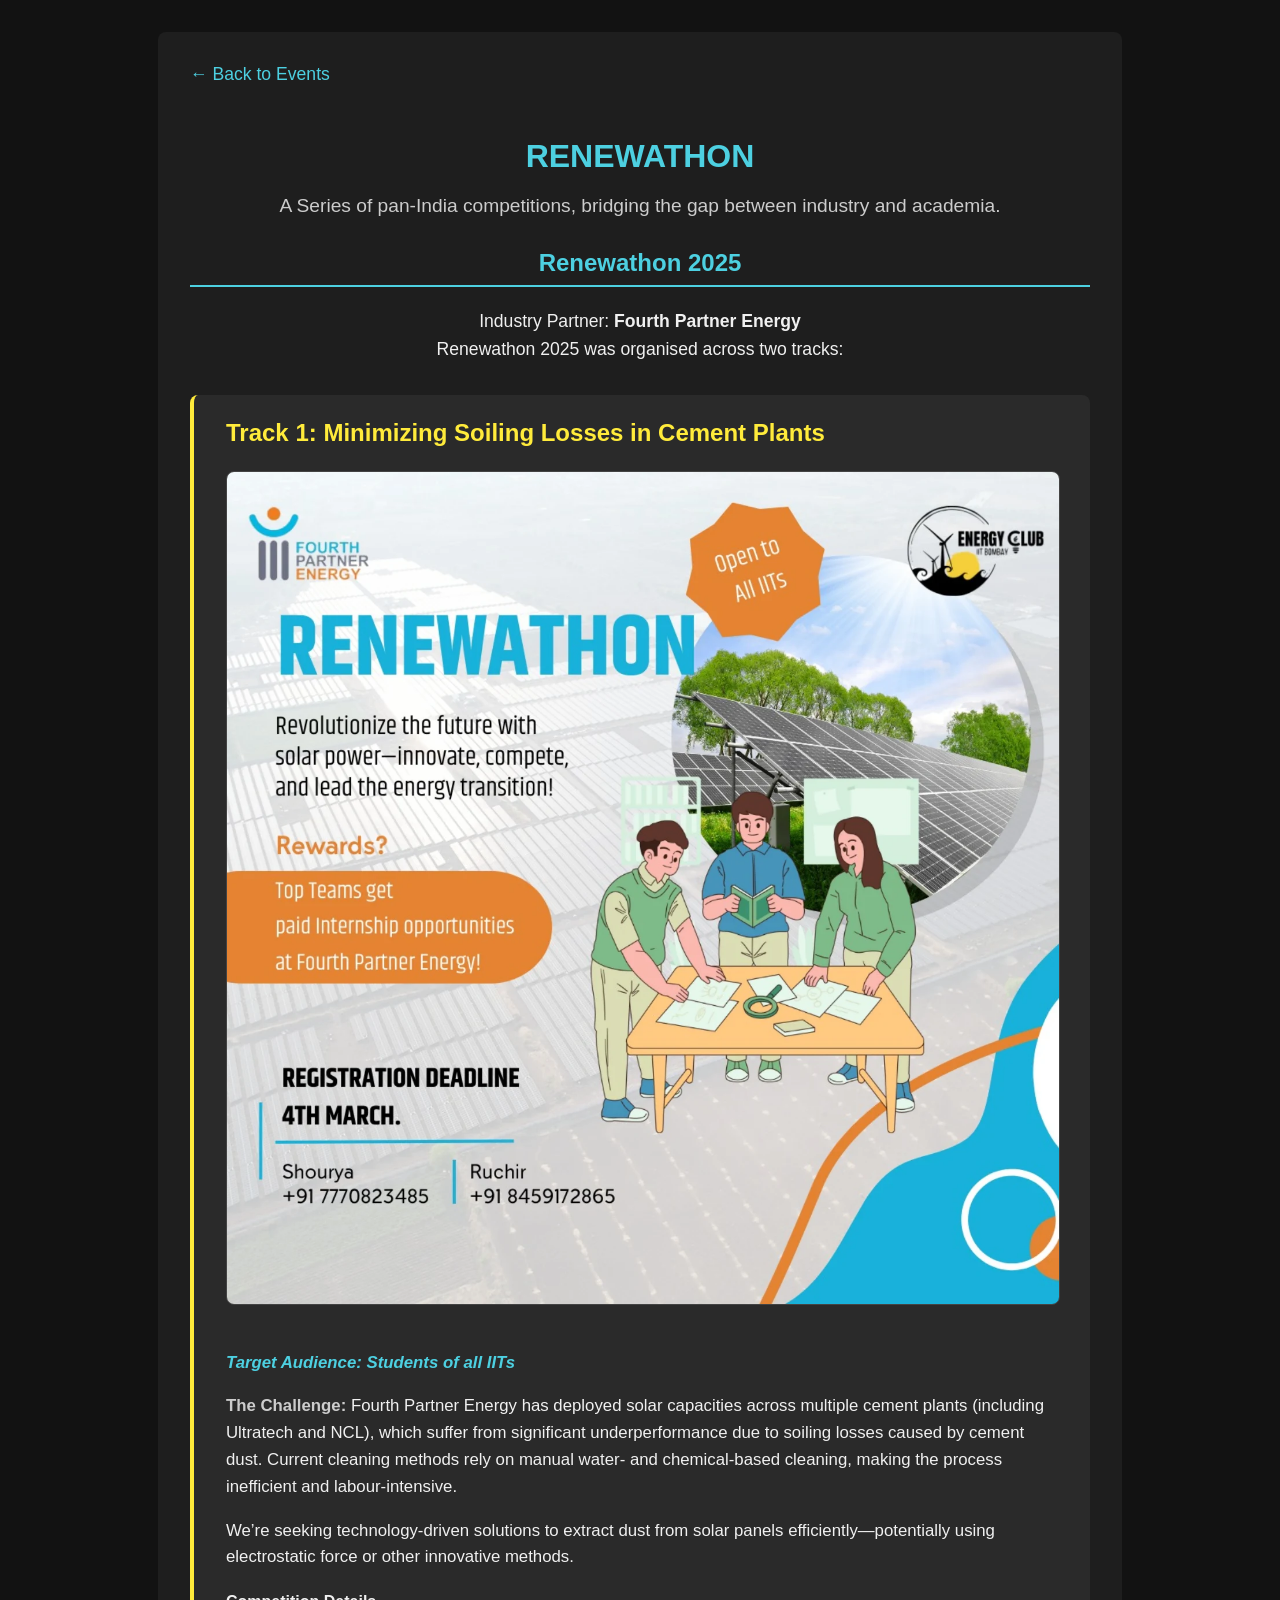
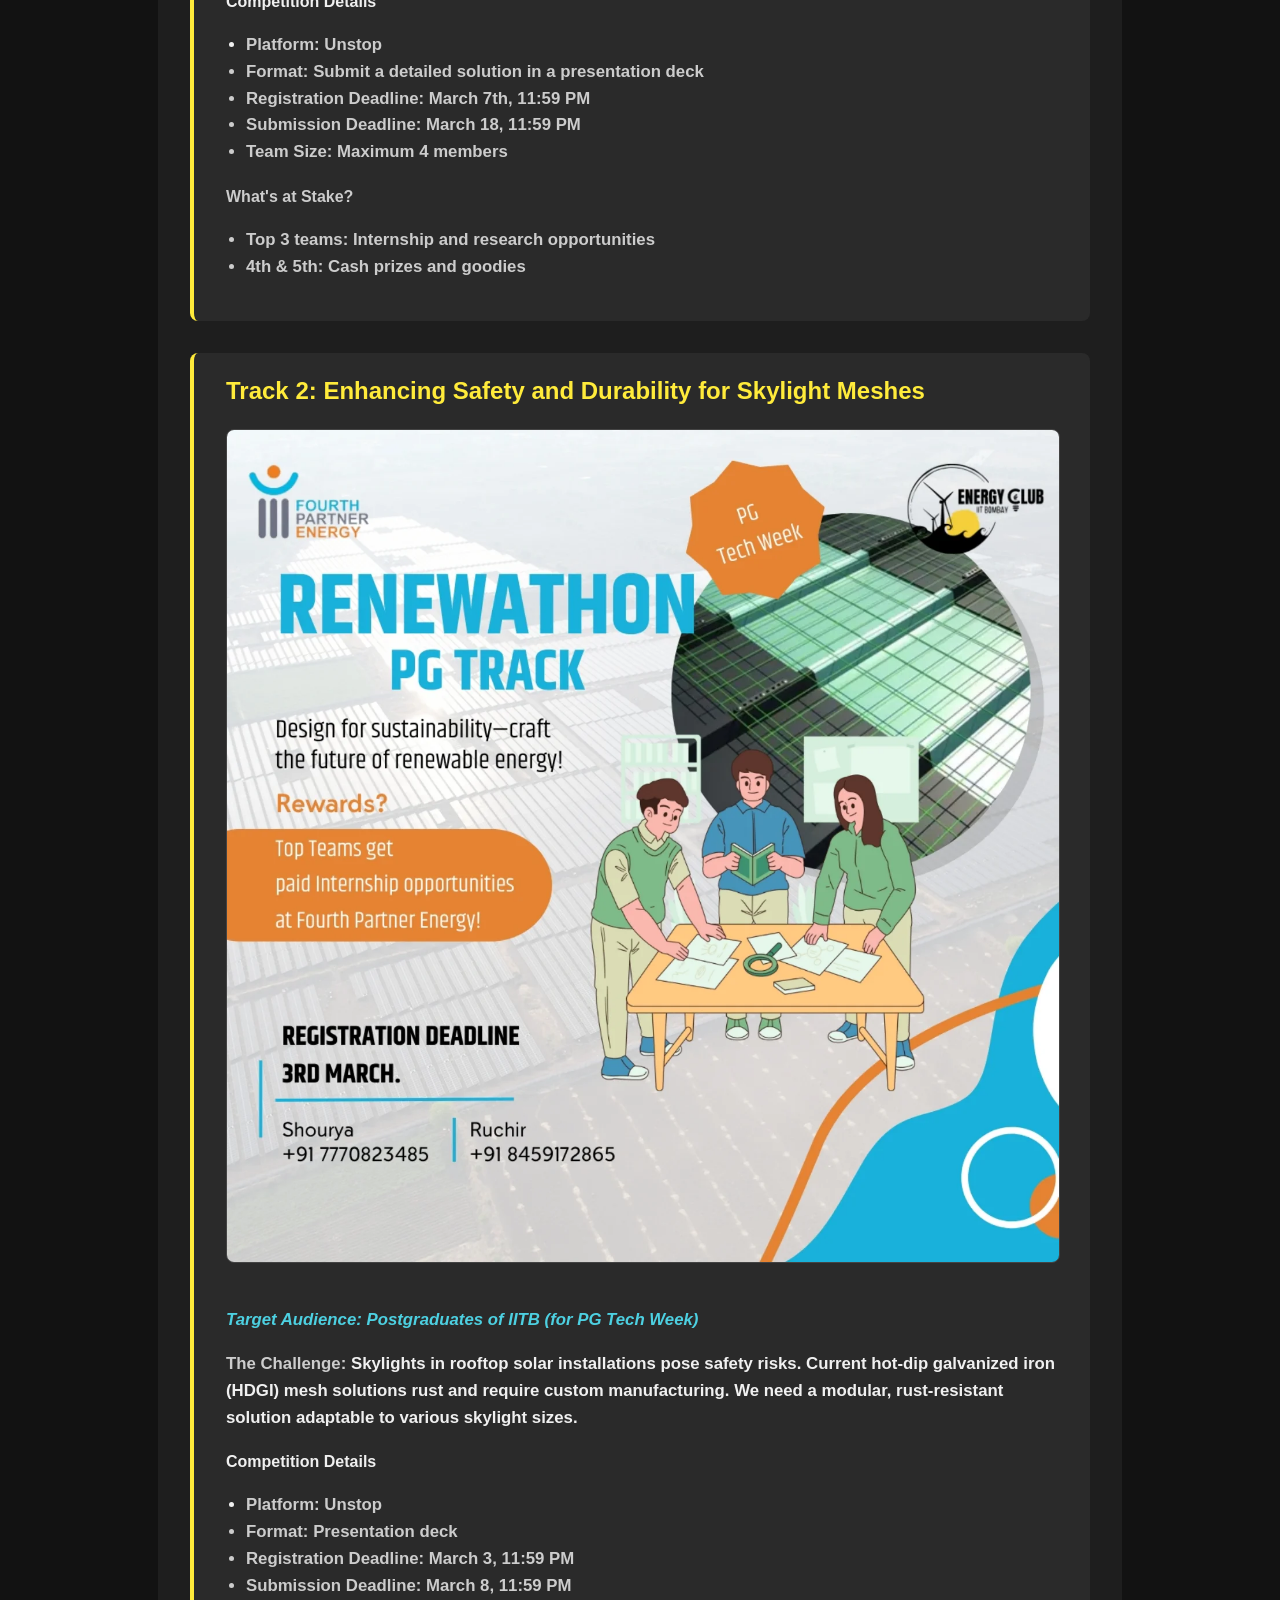
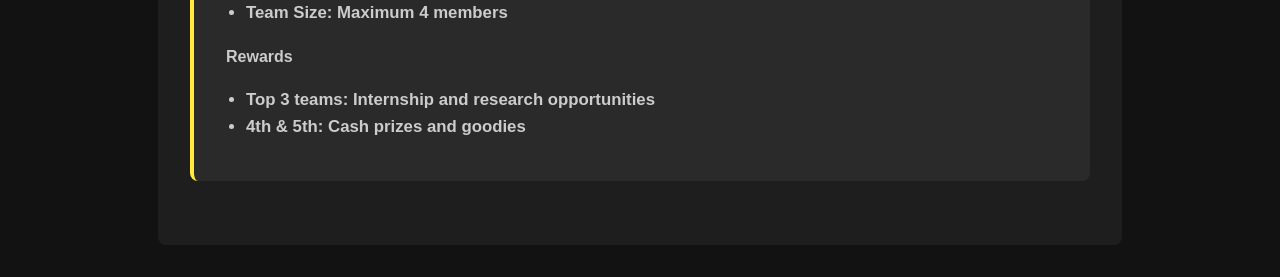
<file: renewathon.html>
<!DOCTYPE html>
<html lang="en">
<head>
    <meta charset="UTF-8">
    <meta name="viewport" content="width=device-width, initial-scale=1.0">
    <title>Renewathon - Energy & Sustainability Club</title>
    <style>
        body {
            font-family: -apple-system, BlinkMacSystemFont, "Segoe UI", Roboto, Helvetica, Arial, sans-serif;
            background-color: #121212;
            color: #f0f0f0;
            margin: 0;
            padding: 0;
        }
        .container {
            max-width: 900px;
            margin: 2rem auto;
            padding: 2rem;
            background-color: #1e1e1e;
            border-radius: 8px;
        }
        .back-link {
            display: inline-block;
            margin-bottom: 2rem;
            color: #4dd0e1;
            text-decoration: none;
            font-size: 1.1rem;
        }
        .back-link:hover {
            text-decoration: underline;
        }
        h1 {
            color: #4dd0e1;
            text-align: center;
            margin-bottom: 1rem;
        }
        .intro {
            text-align: center;
            font-size: 1.2rem;
            color: #ccc;
            margin-bottom: 2rem;
        }
        h2 {
            color: #4dd0e1;
            border-bottom: 2px solid #4dd0e1;
            padding-bottom: 0.5rem;
            margin-top: 2rem;
            text-align: center;
        }
        .sub-intro {
            font-size: 1.1rem;
            line-height: 1.6;
            text-align: center;
            margin-bottom: 2rem;
        }
        .track {
            background-color: #2a2a2a;
            padding: 1.5rem 2rem;
            border-radius: 8px;
            margin-bottom: 2rem;
            border-left: 4px solid #ffeb3b; /* Yellow accent */
        }
        /* Style for the new poster image */
        .track img {
            width: 100%;
            border-radius: 8px;
            margin-bottom: 1.5rem;
            border: 1px solid #444;
        }
        .track h3 {
            margin-top: 0;
            color: #ffeb3b;
            font-size: 1.5rem;
        }
        .track p, .track li {
            line-height: 1.6;
            font-size: 1.05rem;
        }
        .track ul {
            list-style-type: disc;
            padding-left: 20px;
        }
        .track strong {
            color: #ccc;
        }
        .track-audience {
            font-style: italic;
            color: #4dd0e1;
            font-weight: bold;
            margin-bottom: 1rem;
        }
        a {
            color: #88ffff;
            text-decoration: none;
        }
        a:hover {
            text-decoration: underline;
        }
    </style>
</head>
<body>
    <div class="container">
        <a href="events.html" class="back-link">&larr; Back to Events</a>
        <h1>RENEWATHON</h1>
        <p class="intro">A Series of pan-India competitions, bridging the gap between industry and academia.</p>
        
        <h2>Renewathon 2025</h2>
        <p class="sub-intro">
            Industry Partner: <strong>Fourth Partner Energy</strong> <br>
            Renewathon 2025 was organised across two tracks:
        </p>

        <div class="track-list">

            <div class="track">
                <h3>Track 1: Minimizing Soiling Losses in Cement Plants</h3>
                <img src="assets/images/posters/renewathon-track1-soiling.jpg" alt="Renewathon Track 1 Poster">
                <p class="track-audience">Target Audience: Students of all IITs</p>
                <p><strong>The Challenge:</strong> Fourth Partner Energy has deployed solar capacities across multiple cement plants (including Ultratech and NCL), which suffer from significant underperformance due to soiling losses caused by cement dust. Current cleaning methods rely on manual water- and chemical-based cleaning, making the process inefficient and labour-intensive.</p>
                <p>We’re seeking technology-driven solutions to extract dust from solar panels efficiently—potentially using electrostatic force or other innovative methods.</p>
                
                <h4>Competition Details</h4>
                <ul> 
                    <li><strong>Platform: Unstop</li>
                    <li><strong>Format:</strong> Submit a detailed solution in a presentation deck</li>
                    <li><strong>Registration Deadline:</strong> March 7th, 11:59 PM</li>
                    <li><strong>Submission Deadline:</strong> March 18, 11:59 PM</li>
                    <li><strong>Team Size:</strong> Maximum 4 members</li>
                </ul>
                <h4>What's at Stake?</h4>
                <ul>
                    <li><strong>Top 3 teams:</strong> Internship and research opportunities</li>
                    <li><strong>4th & 5th:</strong> Cash prizes and goodies</li>
                </ul>
            </div>

            <div class="track">
                <h3>Track 2: Enhancing Safety and Durability for Skylight Meshes</h3>
                <img src="assets/images/posters/renewathon-track2-safety.jpg" alt="Renewathon Track 2 Poster">
                <p class="track-audience">Target Audience: Postgraduates of IITB (for PG Tech Week)</p>
                <p><strong>The Challenge:</strong> Skylights in rooftop solar installations pose safety risks. Current hot-dip galvanized iron (HDGI) mesh solutions rust and require custom manufacturing. We need a modular, rust-resistant solution adaptable to various skylight sizes.</p>
                
                <h4>Competition Details</h4>
                <ul>
                    <li><strong>Platform: Unstop</li>
                    <li><strong>Format:</strong> Presentation deck</li>
                    <li><strong>Registration Deadline:</strong> March 3, 11:59 PM</li>
                    <li><strong>Submission Deadline:</strong> March 8, 11:59 PM</li>
                    <li><strong>Team Size:</strong> Maximum 4 members</li>
                </ul>
                <h4>Rewards</h4>
                <ul>
                    <li><strong>Top 3 teams:</strong> Internship and research opportunities</li>
                    <li><strong>4th & 5th:</strong> Cash prizes and goodies</li>
                </ul>
            </div>

        </div>
    </div>
</body>
</html>
</file>
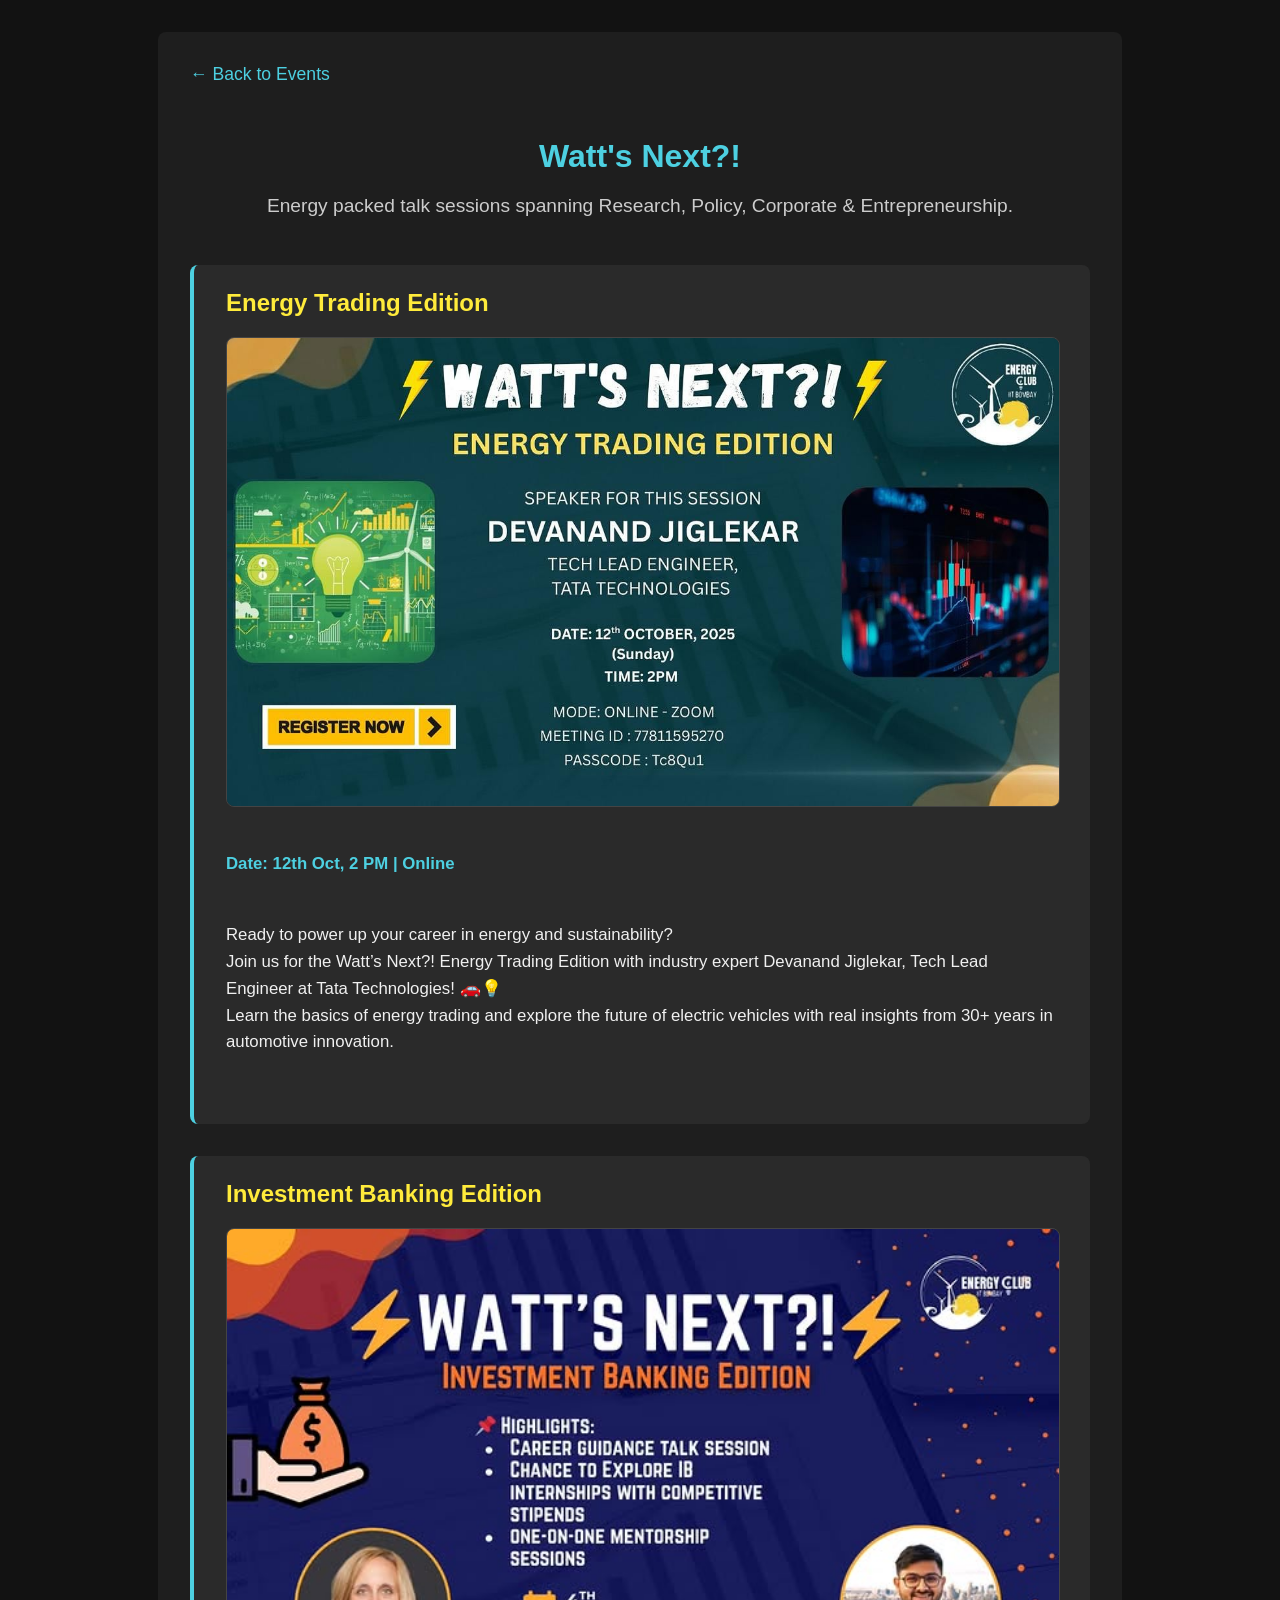
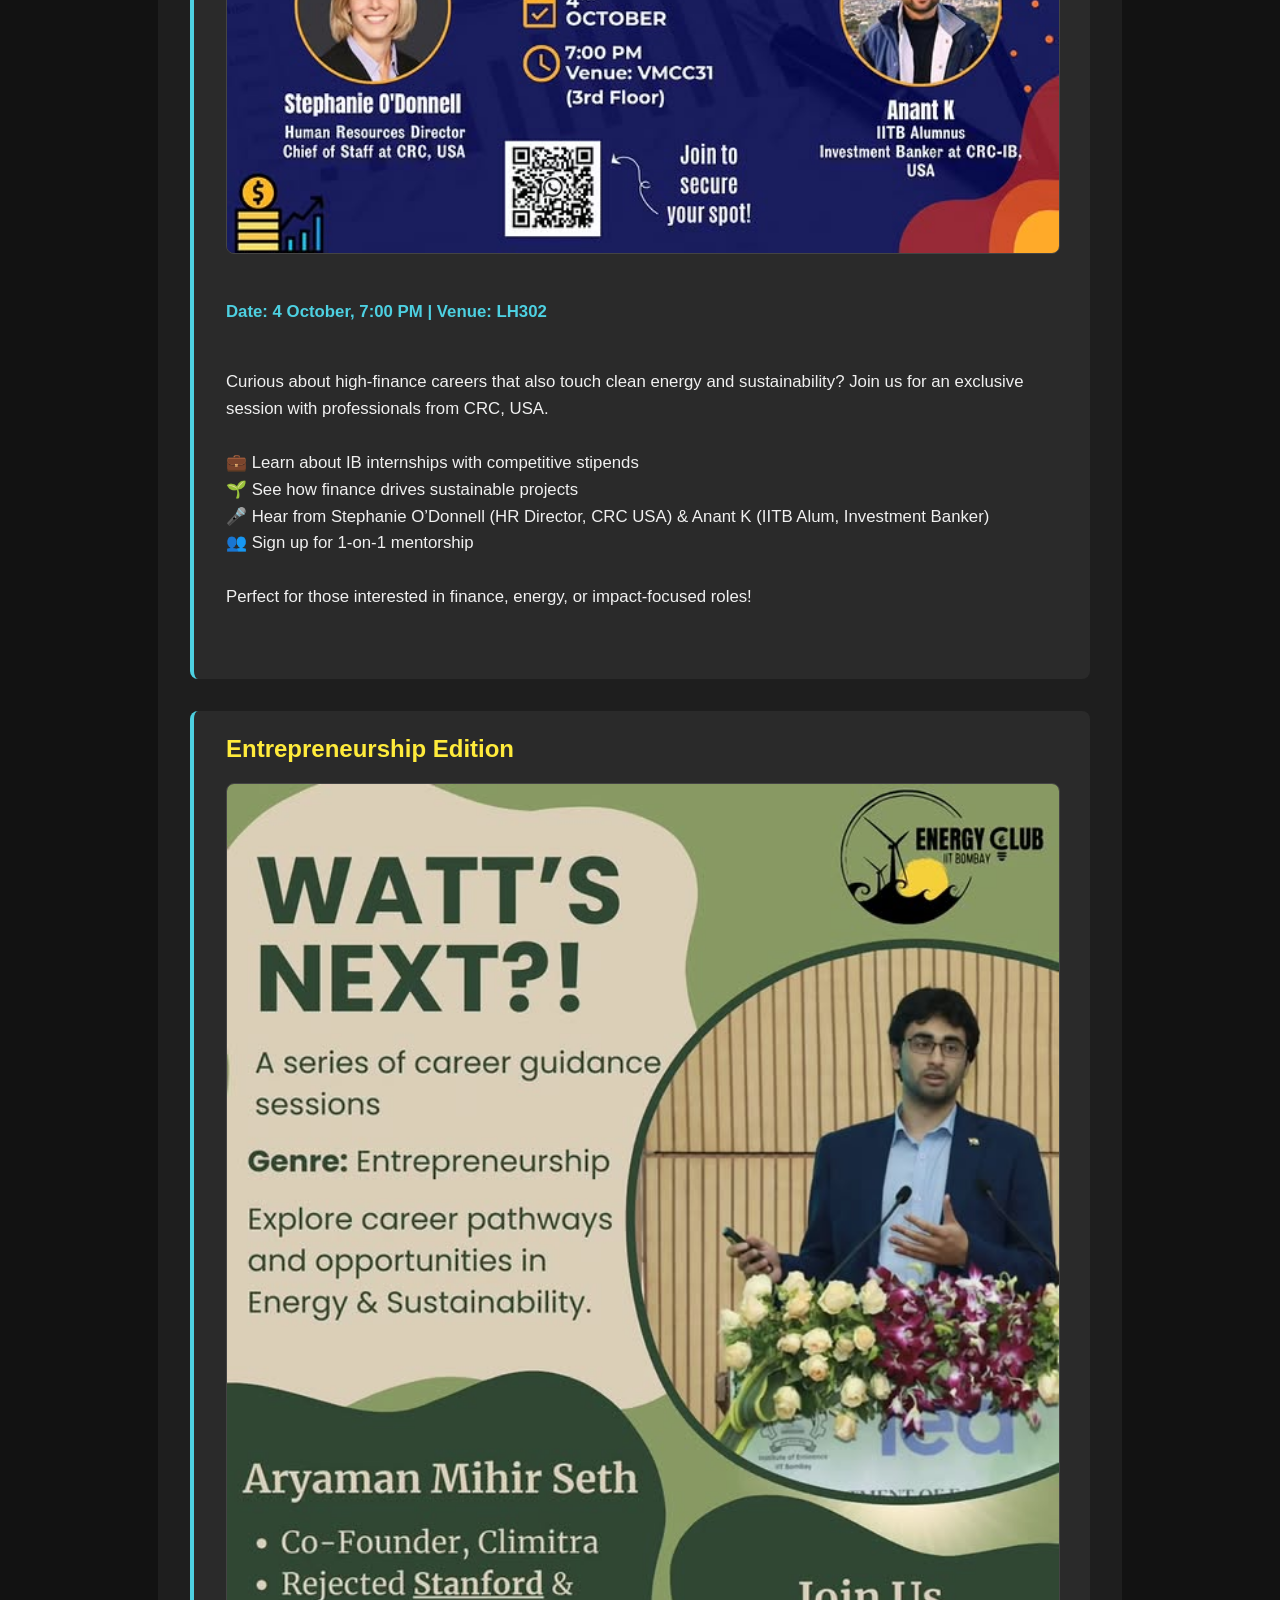
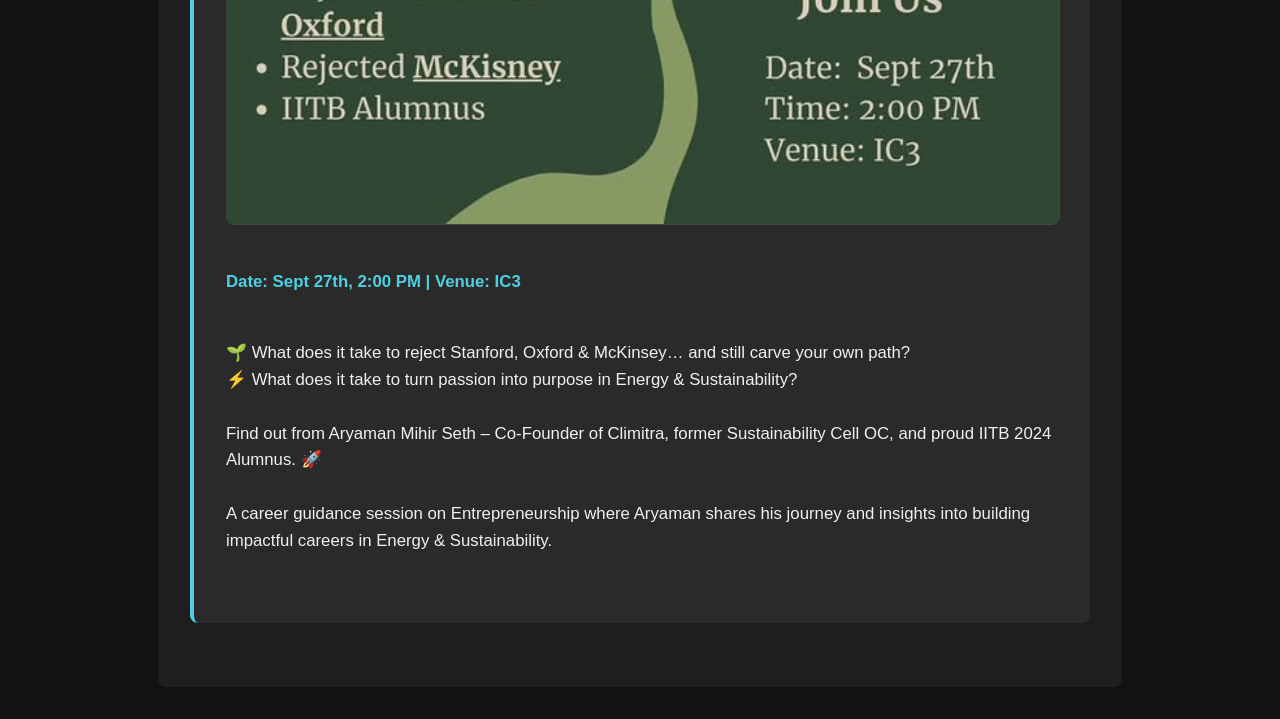
<file: watts-next.html>
<!DOCTYPE html>
<html lang="en">
<head>
    <meta charset="UTF-8">
    <meta name="viewport" content="width=device-width, initial-scale=1.0">
    <title>Watt's Next?! - Energy & Sustainability Club</title>
    <style>
        body {
            font-family: -apple-system, BlinkMacSystemFont, "Segoe UI", Roboto, Helvetica, Arial, sans-serif;
            background-color: #121212;
            color: #f0f0f0;
            margin: 0;
            padding: 0;
        }
        .container {
            max-width: 900px;
            margin: 2rem auto;
            padding: 2rem;
            background-color: #1e1e1e;
            border-radius: 8px;
        }
        .back-link {
            display: inline-block;
            margin-bottom: 2rem;
            color: #4dd0e1;
            text-decoration: none;
            font-size: 1.1rem;
        }
        .back-link:hover {
            text-decoration: underline;
        }
        h1 {
            color: #4dd0e1;
            text-align: center;
            margin-bottom: 1rem;
        }
        .intro {
            text-align: center;
            font-size: 1.2rem;
            color: #ccc;
            margin-bottom: 3rem;
        }
        .session {
            background-color: #2a2a2a;
            padding: 1.5rem 2rem;
            border-radius: 8px;
            margin-bottom: 2rem;
            border-left: 4px solid #4dd0e1;
        }
        /* Style for the new poster image */
        .session img {
            width: 100%;
            border-radius: 8px;
            margin-bottom: 1.5rem;
            border: 1px solid #444;
        }
        .session h2 {
            margin-top: 0;
            color: #ffeb3b; /* Yellow for edition title */
        }
        .session-meta {
            font-weight: bold;
            color: #4dd0e1;
            margin-bottom: 1rem;
            font-size: 1.1rem;
        }
        .session p {
            line-height: 1.6;
            white-space: pre-wrap; /* Preserves line breaks from your input */
            font-size: 1.05rem;
        }
        hr {
            border: 0;
            height: 1px;
            background: #444;
            margin: 3rem 0;
        }
    </style>
</head>
<body>
    <div class="container">
        <a href="events.html" class="back-link">&larr; Back to Events</a>
        <h1>Watt's Next?!</h1>
        <p class="intro">Energy packed talk sessions spanning Research, Policy, Corporate & Entrepreneurship.</p>

        <div class="session-list">
            
            <div class="session">
                <h2>Energy Trading Edition</h2>
                <img src="assets/images/posters/watts-next-trading.jpg" alt="Watt's Next Energy Trading Edition Poster">
                <p class="session-meta">Date: 12th Oct, 2 PM | Online</p>
                <p>
Ready to power up your career in energy and sustainability?
Join us for the Watt’s Next?! Energy Trading Edition with industry expert Devanand Jiglekar, Tech Lead Engineer at Tata Technologies! 🚗💡
Learn the basics of energy trading and explore the future of electric vehicles with real insights from 30+ years in automotive innovation.
                </p>
            </div>

            <div class="session">
                <h2>Investment Banking Edition</h2>
                <img src="assets/images/posters/watts-next-ib.jpg" alt="Watt's Next Investment Banking Edition Poster">
                <p class="session-meta">Date: 4 October, 7:00 PM | Venue: LH302</p>
                <p>
Curious about high-finance careers that also touch clean energy and sustainability? Join us for an exclusive session with professionals from CRC, USA.

💼 Learn about IB internships with competitive stipends
🌱 See how finance drives sustainable projects
🎤 Hear from Stephanie O’Donnell (HR Director, CRC USA) & Anant K (IITB Alum, Investment Banker)
👥 Sign up for 1-on-1 mentorship

Perfect for those interested in finance, energy, or impact-focused roles!
                </p>
            </div>

            <div class="session">
                <h2>Entrepreneurship Edition</h2>
                <img src="assets/images/posters/watts-next-entrepreneurship.jpg" alt="Watt's Next Entrepreneurship Edition Poster">
                <p class="session-meta">Date: Sept 27th, 2:00 PM | Venue: IC3</p>
                <p>
🌱 What does it take to reject Stanford, Oxford & McKinsey… and still carve your own path?
⚡ What does it take to turn passion into purpose in Energy & Sustainability?

Find out from Aryaman Mihir Seth – Co-Founder of Climitra, former Sustainability Cell OC, and proud IITB 2024 Alumnus. 🚀

A career guidance session on Entrepreneurship where Aryaman shares his journey and insights into building impactful careers in Energy & Sustainability.
                </p>
            </div>

        </div>
    </div>
</body>
</html>
</file>
